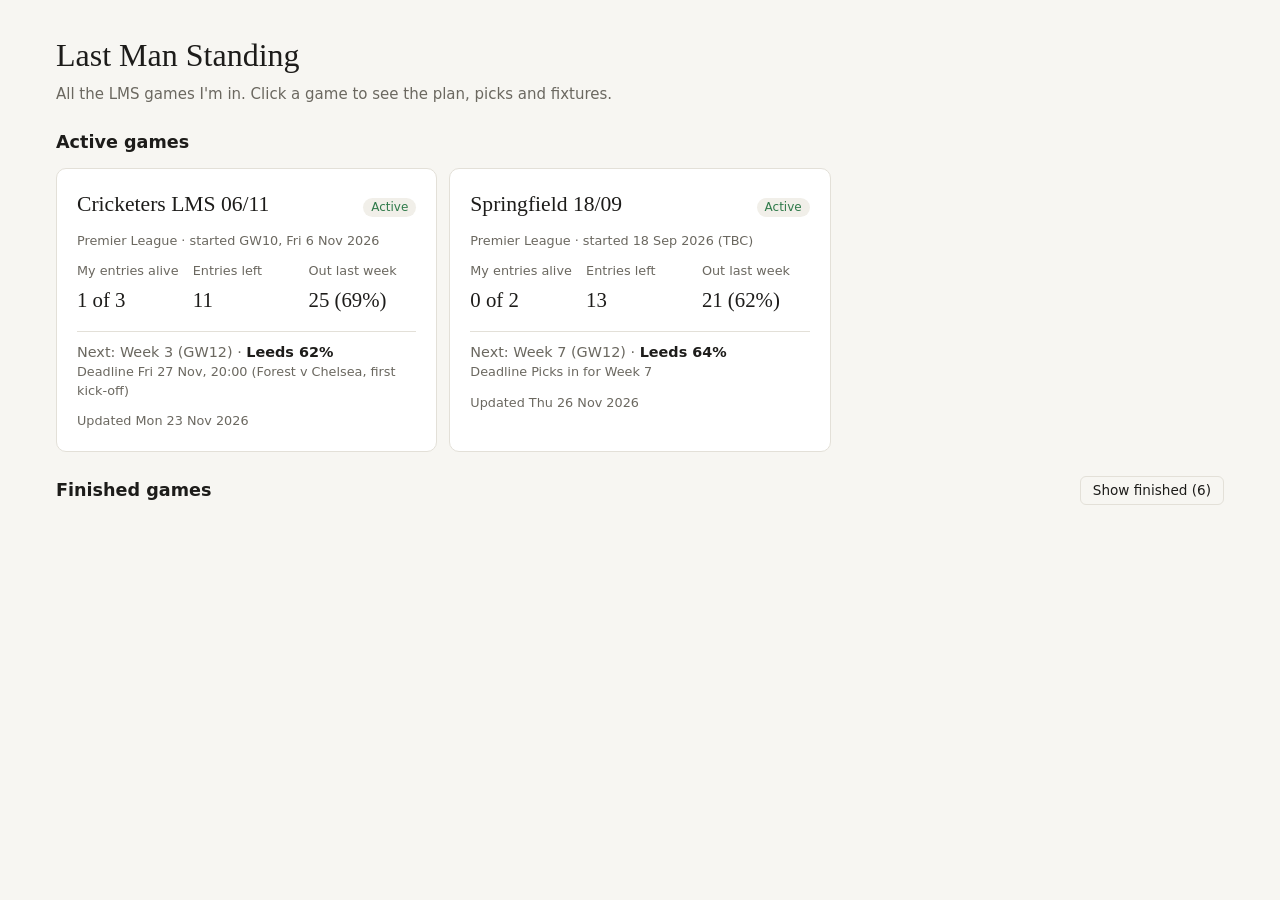
<file: index.html>
<!doctype html>
<html lang="en-GB">
<head>
<meta charset="utf-8">
<meta name="viewport" content="width=device-width, initial-scale=1">
<title>Last Man Standing</title>
<link rel="stylesheet" href="assets/style.css">
</head>
<body>
<div class="wrap">
  <header class="head">
    <h1>Last Man Standing</h1>
    <p>All the LMS games I'm in. Click a game to see the plan, picks and fixtures.</p>
  </header>

  <section>
    <div class="section-head" style="margin-bottom:12px">
      <h2>Active games</h2>
    </div>
    <div class="games" id="active"></div>
    <p class="empty" id="active-empty" hidden>No active games right now.</p>
  </section>

  <section id="finished-section" hidden>
    <div class="section-head" style="margin-bottom:12px">
      <h2>Finished games</h2>
      <button type="button" class="toggle" id="toggle" aria-expanded="false"></button>
    </div>
    <div class="games" id="finished" hidden></div>
  </section>
</div>

<script>
const bust = '?v=' + Date.now();
const el = (tag, cls, text) => { const e = document.createElement(tag); if (cls) e.className = cls; if (text != null) e.textContent = text; return e; };

function stat(label, value) {
  const d = el('div');
  d.append(el('p', 'label', label), el('p', 'big', value));
  return d;
}

function card(g) {
  const s = g.summary || {};
  const a = el('a', 'card game' + (g.status === 'finished' ? ' finished' : ''));
  a.href = 'game.html?g=' + encodeURIComponent(g.slug);
  const top = el('div', 'row');
  top.append(el('h2', null, g.name), el('span', 'status ' + g.status, g.status === 'finished' ? 'Finished' : 'Active'));
  a.append(top, el('p', 'sub', (g.competition || '') + ' · started ' + (g.started || '')));
  const stats = el('div', 'stats');
  stats.append(
    stat('My entries alive', s.my_alive + ' of ' + s.my_total),
    stat('Entries left', String(s.entries_remaining ?? '—')),
    stat('Out last week', String(s.knocked_out ?? '—') + (s.knocked_out_pct ? ' (' + s.knocked_out_pct + ')' : '')),
  );
  a.append(stats);
  const next = el('div', 'next');
  if (g.status === 'finished') {
    next.textContent = g.result || 'Game finished';
  } else {
    next.append(el('span', 'muted', 'Next: ' + (g.next_week || '') + ' · '));
    next.append(el('strong', null, (s.next_pick || 'TBC') + (s.next_pick_pct ? ' ' + s.next_pick_pct + '%' : '')));
    if (g.deadline) next.append(el('div', 'sub', 'Deadline ' + g.deadline));
  }
  a.append(next, el('p', 'sub', 'Updated ' + (g.updated || '')));
  return a;
}

(async () => {
  const reg = await (await fetch('games.json' + bust)).json();
  const games = (await Promise.all(reg.games.map(async (slug) => {
    try { return await (await fetch('games/' + slug + '.json' + bust)).json(); } catch { return null; }
  }))).filter(Boolean);
  const active = games.filter((g) => g.status !== 'finished');
  const finished = games.filter((g) => g.status === 'finished');
  active.forEach((g) => document.getElementById('active').append(card(g)));
  document.getElementById('active-empty').hidden = active.length > 0;
  if (finished.length) {
    document.getElementById('finished-section').hidden = false;
    finished.forEach((g) => document.getElementById('finished').append(card(g)));
    const t = document.getElementById('toggle'), box = document.getElementById('finished');
    const label = () => { t.textContent = (box.hidden ? 'Show' : 'Hide') + ' finished (' + finished.length + ')'; t.setAttribute('aria-expanded', String(!box.hidden)); };
    t.addEventListener('click', () => { box.hidden = !box.hidden; label(); });
    label();
  }
})();
</script>
</body>
</html>
</file>
<file: assets/style.css>
:root {
  --bg: #f7f6f2; --panel: #ffffff; --fg: #1d1c1a; --muted: #6b6860; --line: #e3e0d8;
  --accent: #c2603f; --ok: #2f7a4a; --warn: #a86a12; --bad: #b3352b; --chip: #f1efe9;
  --sans: system-ui, -apple-system, "Segoe UI", Roboto, sans-serif;
  --serif: Georgia, "Times New Roman", serif;
}
@media (prefers-color-scheme: dark) {
  :root { --bg: #191816; --panel: #23221f; --fg: #edeae3; --muted: #a29e94; --line: #3a3833;
    --accent: #e0805f; --ok: #6cc28c; --warn: #e3a94a; --bad: #ef7d72; --chip: #2d2b27; }
}
* { box-sizing: border-box; }
body { margin: 0; background: var(--bg); color: var(--fg); font-family: var(--sans); font-size: 15px; line-height: 1.45; }
a { color: inherit; }
.wrap { max-width: 1200px; margin: 0 auto; padding: 32px 16px 48px; display: flex; flex-direction: column; gap: 24px; }
h1 { font-family: var(--serif); font-weight: 400; font-size: 2rem; margin: 0 0 6px; }
.head p { margin: 0; color: var(--muted); max-width: 70ch; }
.meta { font-size: 0.8rem; color: var(--muted); margin-top: 8px !important; }
.back { font-size: 0.85rem; color: var(--muted); text-decoration: none; display: inline-block; margin-bottom: 12px; }
.back:hover { color: var(--fg); }
.tiles { display: grid; grid-template-columns: repeat(auto-fit, minmax(min(100%, 200px), 1fr)); gap: 12px; }
.card { background: var(--panel); border: 1px solid var(--line); border-radius: 10px; padding: 20px; min-width: 0; }
.card h2 { font-size: 1.1rem; font-weight: 600; margin: 0 0 4px; }
.note { margin: 0 0 14px; color: var(--muted); font-size: 0.85rem; }
.label { font-size: 0.8rem; color: var(--muted); margin: 0; }
.big { font-family: var(--serif); font-size: 2rem; margin: 4px 0; font-variant-numeric: tabular-nums; }
.big small { font-size: 1.1rem; color: var(--muted); margin-left: 6px; }
.sub { font-size: 0.8rem; color: var(--muted); margin: 0; }
.tablewrap { overflow-x: auto; }
table { width: 100%; border-collapse: collapse; font-size: 0.85rem; font-variant-numeric: tabular-nums; }
th { text-align: left; font-weight: 600; color: var(--muted); padding: 6px 10px; border-bottom: 1px solid var(--line); white-space: nowrap; }
td { padding: 7px 10px; border-bottom: 1px solid var(--line); vertical-align: top; }
.num { text-align: right; }
tr.weekstart td { border-top: 2px solid var(--line); }
.reason { min-width: 16rem; color: var(--muted); }
.pick { font-weight: 600; }
.chip { display: inline-block; padding: 0 6px; border-radius: 6px; background: var(--chip); white-space: nowrap; font-size: 0.8rem; }
.ok { color: var(--ok); } .warn { color: var(--warn); } .bad { color: var(--bad); } .muted { color: var(--muted); }
.tabs { display: flex; gap: 6px; flex-wrap: wrap; margin-bottom: 12px; }
.tabs button, .toggle { font: inherit; font-size: 0.85rem; padding: 4px 12px; border-radius: 6px; border: 1px solid var(--line); background: transparent; color: var(--fg); cursor: pointer; }
.tabs button[aria-selected="true"] { background: var(--fg); color: var(--bg); border-color: var(--fg); }
.grid2 { display: grid; grid-template-columns: repeat(auto-fit, minmax(min(100%, 320px), 1fr)); gap: 12px; }
ul { margin: 0; padding-left: 1.1rem; }
li { margin-bottom: 6px; }
.hedge { display: grid; grid-template-columns: repeat(auto-fit, minmax(min(100%, 170px), 1fr)); gap: 12px; margin-top: 16px; }
.hedge .big { font-size: 1.4rem; }
.bars { display: flex; flex-direction: column; gap: 8px; }
.bar { display: grid; grid-template-columns: 7.5rem 1fr 3rem; align-items: center; gap: 10px; font-size: 0.85rem; }
.bar .name { text-align: right; }
.bar .track { height: 22px; background: var(--chip); border-radius: 4px; overflow: hidden; }
.bar .fill { height: 100%; background: var(--accent); border-radius: 4px; }
.bar .val { color: var(--muted); font-variant-numeric: tabular-nums; }
.games { display: grid; grid-template-columns: repeat(auto-fill, minmax(min(100%, 320px), 1fr)); gap: 12px; }
.game { display: flex; flex-direction: column; gap: 12px; text-decoration: none; color: inherit; transition: border-color .15s; }
.game:hover { border-color: var(--accent); }
.game h2 { font-family: var(--serif); font-weight: 400; font-size: 1.35rem; margin: 0; }
.game .row { display: flex; justify-content: space-between; align-items: baseline; gap: 8px; }
.game .stats { display: grid; grid-template-columns: repeat(3, 1fr); gap: 8px; }
.game .stats .big { font-size: 1.3rem; }
.game .next { border-top: 1px solid var(--line); padding-top: 10px; font-size: 0.9rem; }
.game.finished { opacity: .7; }
.status { font-size: 0.75rem; padding: 1px 8px; border-radius: 999px; background: var(--chip); white-space: nowrap; }
.status.active { color: var(--ok); }
.status.finished { color: var(--muted); }
.section-head { display: flex; justify-content: space-between; align-items: center; gap: 12px; flex-wrap: wrap; }
.section-head h2 { font-size: 1.1rem; font-weight: 600; margin: 0; }
.empty { color: var(--muted); font-size: 0.9rem; }
.res-W { color: var(--ok); font-weight: 600; } .res-D, .res-L { color: var(--bad); font-weight: 600; }
footer { font-size: 0.8rem; color: var(--muted); }
[hidden] { display: none !important; }

/* Planned (not yet made) picks in My entries */
td.planned { color: var(--muted); font-style: italic; }
.tentative { display: inline-block; margin-left: 6px; font-size: 0.7rem; font-style: normal; padding: 0 6px; border-radius: 999px; border: 1px dashed var(--warn); color: var(--warn); white-space: nowrap; }

/* Clickable fixtures with live odds */
tr.fx { cursor: pointer; }
tr.fx:hover td, tr.fx[aria-expanded="true"] td { background: var(--chip); }
tr.fx:focus-visible { outline: 2px solid var(--accent); outline-offset: -2px; }
tr.fx[aria-expanded="true"] td { border-bottom-color: transparent; }
.oddstag { margin-left: 8px; font-size: 0.7rem; padding: 0 5px; border-radius: 4px; border: 1px solid var(--line); color: var(--muted); }
tr.oddsrow > td { background: var(--chip); padding: 4px 10px 16px; }
.oddsbox { display: flex; flex-direction: column; gap: 8px; }
.oddsbox .fair { margin: 0; font-size: 0.85rem; }
.oddsbox table { width: auto; min-width: min(100%, 460px); background: var(--panel); border-radius: 6px; }
.oddsbox td.best { color: var(--ok); font-weight: 600; }

/* Field forecast */
.card h3 { font-size: 0.95rem; font-weight: 600; margin: 18px 0 8px; }
.fcbars .bar { grid-template-columns: 7.5rem 1fr 5rem; }
#fc-alive { margin-bottom: 10px; }
#fc-method { margin-top: 12px; }
#plan td:nth-child(3), #entries td:first-child { white-space: nowrap; }
</file>
